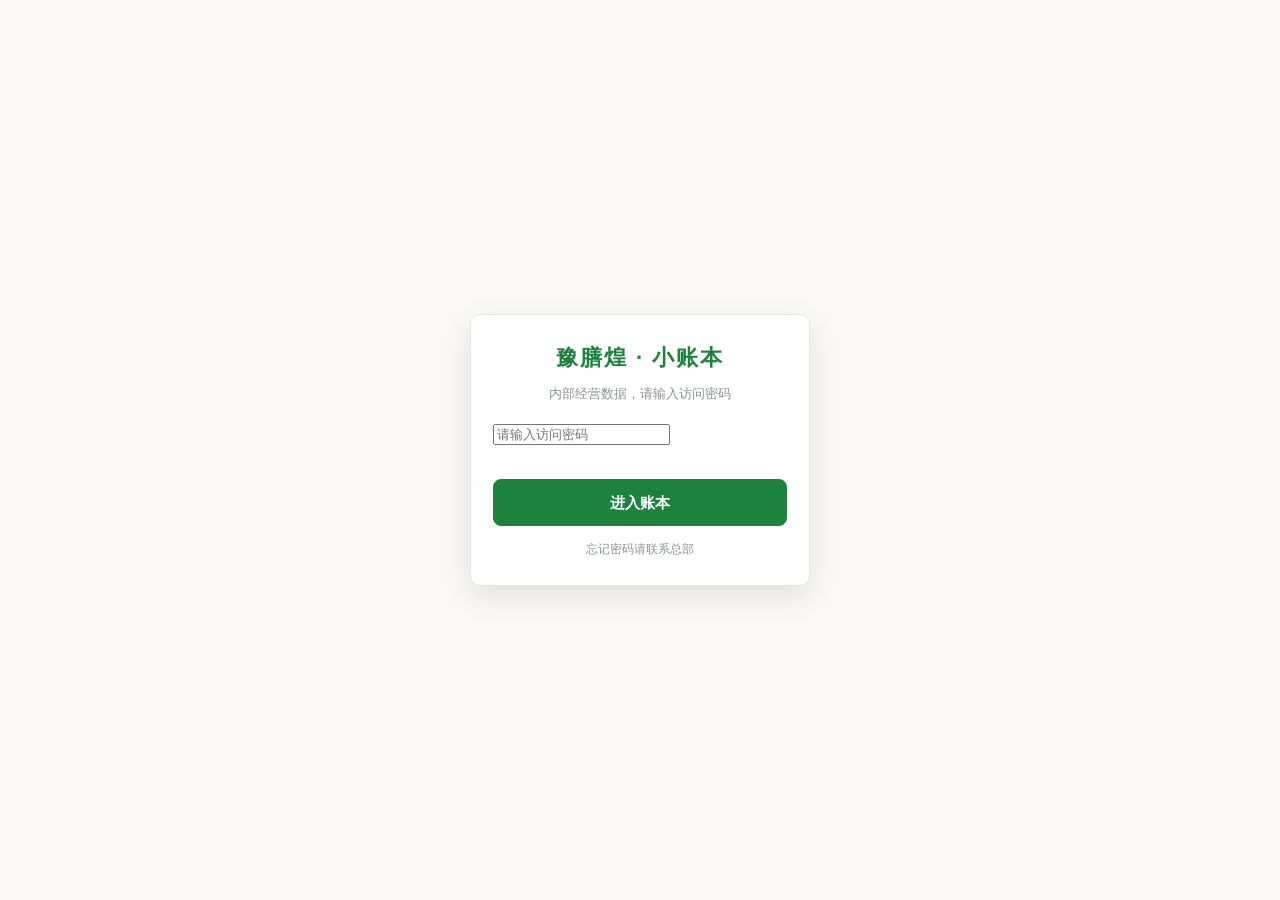
<file: index.html>
<!DOCTYPE html>
<html lang="zh-CN">
<head>
<meta charset="utf-8">
<meta name="viewport" content="width=device-width, initial-scale=1">
<meta http-equiv="Cache-Control" content="no-cache, no-store, must-revalidate">
<meta http-equiv="Pragma" content="no-cache">
<meta http-equiv="Expires" content="0">
<title>豫膳煌 门店日报与库存（单机版）</title>
<link rel="apple-touch-icon" href="EC016A6F-8BD2-48BC-810B-6D581C37DBD0.PNG" sizes="180x180">
<link rel="icon" href="data:image/svg+xml,%3Csvg xmlns='http://www.w3.org/2000/svg' viewBox='0 0 32 32'%3E%3Crect width='32' height='32' rx='7' fill='%231d823c'/%3E%3Cpath d='M9 20h14M11 20v-5a5 5 0 0 1 10 0v5' stroke='%23fff' stroke-width='2' fill='none'/%3E%3C/svg%3E">
<style>
:root{
  --ink:#1b211c; --ink-2:#55605a; --ink-3:#8a948d;
  --line:#e2e9e3; --bg:#fbf9f5; --card:#fff;
  --accent:#1d823c; --accent-soft:#e7f2ea;
  --ok:#127e37; --warn:#b3402e;
  --brand-yellow:#f7d908; --brand-orange:#e57232;
  --r:10px;
}
*{box-sizing:border-box}
[hidden]{display:none!important}
html,body{margin:0;padding:0}
body{
  background:var(--bg); color:var(--ink);
  font-family:-apple-system,BlinkMacSystemFont,"PingFang SC","Hiragino Sans GB","Source Han Sans SC","Microsoft YaHei",sans-serif;
  font-size:15px; line-height:1.55; -webkit-text-size-adjust:100%;
}
.wrap{max-width:860px;margin:0 auto;padding:0 16px 70px;min-width:0}
header.top{position:sticky;top:0;z-index:20;background:rgba(251,249,245,.95);backdrop-filter:blur(8px);border-bottom:1px solid var(--line)}
.masthead{display:flex;align-items:center;justify-content:center;gap:12px;background:var(--accent);padding:15px 16px;font-weight:800;letter-spacing:3px}
.mh-brand{color:#fff;font-size:23px}
.mh-sub{background:var(--brand-orange);color:#fff;font-size:20px;font-weight:800;border-radius:8px;padding:4px 14px;letter-spacing:2px}
.top-in{max-width:860px;margin:0 auto;padding:11px 16px;display:flex;flex-wrap:wrap;gap:10px;align-items:center}
.seg{display:flex;flex-wrap:wrap;gap:8px;margin:14px 0 0}
.seg-grid{display:grid;grid-template-columns:1fr 1fr;gap:8px;margin-bottom:12px}
.seg-btn{flex:1;font:inherit;font-weight:600;padding:10px 12px;border:1px solid var(--line);background:#fff;color:var(--ink-2);border-radius:8px;cursor:pointer;position:relative}
.seg-btn.on{background:var(--accent);border-color:var(--accent);color:#fff}
.brand{display:flex;align-items:center;gap:8px;font-weight:600;letter-spacing:.5px}
.dot{width:9px;height:9px;border-radius:50%;background:var(--brand-yellow)}
.shop{margin-left:auto;font-size:13px;color:var(--ink-2)}
select,input[type=text],input[type=number],textarea{
  font:inherit;color:var(--ink);background:#fff;border:1px solid var(--line);border-radius:8px;padding:8px 10px;width:100%;
}
select{appearance:none;background-image:linear-gradient(45deg,transparent 50%,var(--ink-3) 50%),linear-gradient(135deg,var(--ink-3) 50%,transparent 50%);background-position:calc(100% - 16px) 55%,calc(100% - 11px) 55%;background-size:5px 5px,5px 5px;background-repeat:no-repeat;padding-right:30px}
textarea{resize:vertical;min-height:64px}
nav.tabs{position:sticky;top:52px;z-index:19;background:rgba(251,249,245,.95);backdrop-filter:blur(8px);border-bottom:1px solid var(--line);overflow-x:auto;white-space:nowrap}
.tabs-in{max-width:860px;margin:0 auto;padding:0 10px;display:flex}
.tabs-in button{font:inherit;background:none;border:0;padding:11px 15px;color:var(--ink-2);cursor:pointer;border-bottom:2px solid transparent;white-space:nowrap;position:relative}
.nav-badge{position:absolute;top:3px;right:0;min-width:16px;height:16px;border-radius:99px;background:var(--warn);color:#fff;font-size:11px;font-weight:700;display:inline-flex;align-items:center;justify-content:center;padding:0 4px;line-height:1}
.nav-badge.dot{min-width:8px;height:8px;padding:0;right:5px;top:5px}
.nav-badge[hidden]{display:none}
.tabs-in button.on{color:var(--accent);border-bottom-color:var(--accent);font-weight:600}
.card{background:var(--card);border:1px solid var(--line);border-radius:var(--r);padding:14px;margin:14px 0}
.card h2{font-size:16px;margin:0 0 4px}
.hint{color:var(--ink-3);font-size:12.5px;margin:0 0 10px}
.row{display:grid;gap:10px}
.two{grid-template-columns:1fr 1fr}
.three{grid-template-columns:1fr 1fr 1fr}
@media(max-width:560px){.two,.three{grid-template-columns:1fr}}
.field label{display:block;font-size:12.5px;color:var(--ink-2);margin-bottom:4px}
.btn{font:inherit;font-weight:600;border-radius:8px;border:1px solid var(--accent);background:var(--accent);color:#fff;padding:11px 16px;cursor:pointer;width:100%}
.btn.ghost{background:#fff;color:var(--accent)}
.btn.plain{background:#fff;color:var(--ink-2);border-color:var(--line);width:auto;padding:7px 12px;font-weight:500}
.bar{display:flex;gap:8px;flex-wrap:wrap;align-items:center}
.tag{font-size:12px;padding:2px 8px;border-radius:99px;background:var(--accent-soft);color:var(--accent)}
.tag.gray{background:#f0f3f0;color:var(--ink-2)}
.tag.ok{background:#e3f1e8;color:var(--ok)}
.tag.manager{background:#e57232;color:#fff;font-weight:700}
.tag.warn{background:#fbecea;color:var(--warn)}
.tag.out{background:var(--warn);color:#fff}
.ck-hist-diffs{margin-top:6px;display:grid;gap:4px}
.ck-diff-row{display:flex;gap:8px;align-items:center;font-size:12.5px;flex-wrap:wrap}
.ck-diff-row .dn{font-weight:600;min-width:92px}
.ck-diff-row .up{color:var(--ok);font-weight:600}
.ck-diff-row .down{color:var(--warn);font-weight:600}
.ck-diff-row .amt{color:var(--ink-3)}
.list{display:grid;gap:8px}
.item{display:flex;gap:10px;align-items:center;padding:10px 0;border-bottom:1px dashed var(--line)}
.item:last-child{border-bottom:0}
.item .nm{font-weight:600}
.item .sub{color:var(--ink-3);font-size:12px}
.item .val{margin-left:auto;font-variant-numeric:tabular-nums;font-weight:600}
.price-row{display:grid!important;grid-template-columns:minmax(0,1fr) 74px 74px;gap:8px;align-items:center}
.price-row .pr-name{min-width:0}
.price-row .pr-price,.price-row .pr-rate{min-width:0}
.price-row .pr-price input{width:100%;min-width:0;padding:6px 6px;text-align:center}
.price-row .pr-rate{display:flex;align-items:center}
.price-row .pr-rate>*{width:100%;display:inline-flex;align-items:center;justify-content:center;text-align:center;font-variant-numeric:tabular-nums}
.price-row .pr-rate .tag{padding:2px 6px}
@media(max-width:420px){
  .price-row{grid-template-columns:minmax(0,1fr) 68px 68px;gap:6px}
}
.mini{font-size:12px;color:var(--ink-3)}
.combo{position:relative}
.combo-list{position:absolute;left:0;right:0;top:calc(100% + 4px);z-index:30;background:#fff;border:1px solid var(--line);border-radius:8px;box-shadow:0 6px 18px rgba(0,0,0,.12);max-height:220px;overflow-y:auto;padding:4px 0}
.combo-list .opt{padding:9px 12px;cursor:pointer;font-size:14px}
.combo-list .opt:hover,.combo-list .opt.on{background:var(--accent-soft);color:var(--accent)}
.combo-list .opt .sub{color:var(--ink-3);font-size:12px;margin-left:6px}
.combo-list .empty{padding:10px 12px;color:var(--ink-3);font-size:13px}
table{width:100%;border-collapse:collapse;table-layout:fixed;font-size:13.5px}
th,td{padding:8px 6px;text-align:left;border-bottom:1px solid var(--line);vertical-align:top}
.pay-table th,.pay-table td{white-space:nowrap;padding:8px 10px}
th{color:var(--ink-2);font-weight:600;background:#f1f6f2}
.note{background:#f0f7f1;border:1px solid #cfe6d7;color:#1d6b33;border-radius:8px;padding:10px 12px;font-size:12.5px;margin:14px 0}
.toast{position:fixed;left:50%;transform:translateX(-50%);bottom:26px;z-index:60;background:var(--ink);color:#fff;padding:10px 16px;border-radius:99px;font-size:13px;opacity:0;pointer-events:none;transition:opacity .2s}
.toast.show{opacity:1}
footer{margin-top:24px;color:var(--ink-3);font-size:12px;text-align:center}
h1.title{font-size:19px;margin:16px 0 2px}
h1.title span{color:var(--ink-3);font-size:13px;font-weight:400;margin-left:8px}
/* 斜向三行底纹水印：铺在内容之上，不挡点击与输入 */
.watermark{position:fixed;inset:0;z-index:30;pointer-events:none;
  background-image:url("data:image/svg+xml,%3Csvg%20xmlns%3D%22http%3A%2F%2Fwww.w3.org%2F2000%2Fsvg%22%20width%3D%22320%22%20height%3D%22210%22%20viewBox%3D%220%200%20320%20210%22%3E%3Cg%20transform%3D%22rotate%28-24%20160%20105%29%22%20fill%3D%22rgba%2829%2C130%2C60%2C0.09%29%22%20font-size%3D%2219%22%20font-family%3D%22PingFang%20SC%2CMicrosoft%20YaHei%2Csans-serif%22%20text-anchor%3D%22middle%22%3E%3Ctext%20x%3D%22160%22%20y%3D%2262%22%3E%E8%B1%AB%E8%86%B3%E7%85%8C%E8%83%A1%E8%BE%A3%E6%B1%A4%3C%2Ftext%3E%3Ctext%20x%3D%22160%22%20y%3D%22105%22%3E%E8%B1%AB%E8%86%B3%E7%85%8C%E8%83%A1%E8%BE%A3%E6%B1%A4%3C%2Ftext%3E%3Ctext%20x%3D%22160%22%20y%3D%22148%22%3E%E8%B1%AB%E8%86%B3%E7%85%8C%E8%83%A1%E8%BE%A3%E6%B1%A4%3C%2Ftext%3E%3C%2Fg%3E%3C%2Fsvg%3E");
  background-repeat:repeat;}
/* 入口密码门禁 */
#lockScreen{position:fixed;inset:0;z-index:100;background:var(--bg);display:flex;align-items:center;justify-content:center;padding:24px}
#lockScreen[hidden]{display:none}
.lock-box{width:100%;max-width:340px;background:#fff;border:1px solid var(--line);border-radius:var(--r);padding:26px 22px;box-shadow:0 10px 30px rgba(0,0,0,.1)}
.lock-brand{font-size:22px;font-weight:800;letter-spacing:2px;text-align:center;color:var(--accent)}
.lock-sub{text-align:center;color:var(--ink-3);font-size:13px;margin:8px 0 18px}
#lockPwd{margin-bottom:10px}
.lock-err{color:var(--warn);font-size:12.5px;min-height:18px;margin-bottom:6px}
.lock-hint{text-align:center;color:var(--ink-3);font-size:12px;margin:14px 0 0}
/* 导出兜底弹窗（微信等无法直接下载时，复制内容留存） */
.dl-modal{position:fixed;inset:0;z-index:80;background:rgba(0,0,0,.42);display:flex;align-items:center;justify-content:center;padding:20px}
.dl-modal[hidden]{display:none}
.dl-box{width:100%;max-width:430px;background:#fff;border-radius:var(--r);padding:18px;box-shadow:0 12px 34px rgba(0,0,0,.18)}
.dl-box h2{font-size:16px;margin:0 0 4px}
.dl-box textarea{width:100%;height:200;margin-top:8px;font-family:ui-monospace,Menlo,monospace;font-size:12px;line-height:1.5}
.dl-box p{word-break:break-word}
</style>
</head>
<body>

<div class="watermark" aria-hidden="true"></div>

<div id="lockScreen" hidden>
  <div class="lock-box">
    <div class="lock-brand">豫膳煌 · 小账本</div>
    <p class="lock-sub">内部经营数据，请输入访问密码</p>
    <input type="password" id="lockPwd" inputmode="text" placeholder="请输入访问密码" autocomplete="off">
    <div class="lock-err" id="lockErr"></div>
    <button class="btn" id="lockBtn" type="button">进入账本</button>
    <p class="lock-hint">忘记密码请联系总部</p>
  </div>
</div>

<header class="top">
  <div class="masthead"><span class="mh-brand">豫膳煌</span><span class="mh-sub">小账本</span></div>
  <div class="top-in">
    <div class="brand"><span class="dot"></span>豫膳煌 · 门店小账本</div>
    <span class="shop" id="shopName">我的门店</span>
  </div>
  <nav class="tabs"><div class="tabs-in">
    <button data-view="daily" class="on">今日日报</button>
    <button data-view="stock">库存<span class="nav-badge" id="stockBadge" hidden></span></button>
    <button data-view="card">成本卡</button>
    <button data-view="cost">运营成本</button>
    <button data-view="staff">人员</button>
    <button data-view="check">盘点</button>
    <button data-view="record">历史记录</button>
    <button data-view="log">操作日志</button>
    <button data-view="setting">设置</button>
  </div></nav>
</header>

<div class="wrap">

<!-- ===== 视图：今日日报 ===== -->
<section id="view-daily">
  <h1 class="title">今日日报<span>总金额 + 星期天气 + 一句话总结</span></h1>
  <div class="card">
    <div class="row two">
      <div class="field"><label>营业日期（可补填昨天或之前）</label><input type="date" id="fDate"></div>
      <div class="field"><label>星期几</label><input type="text" id="fWeek" readonly></div>
    </div>
    <div class="row two" style="margin-top:10px">
      <div class="field"><label>总营业额（所有渠道金额，元）</label><input type="number" id="fRev" inputmode="decimal" placeholder="例如 1860"></div>
      <div class="field"><label>天气情况</label><input type="text" id="fWeather" inputmode="text" placeholder="例如 晴 / 多云 / 小雨"></div>
    </div>
  </div>
  <div class="card">
    <div class="field">
      <label>今日总结（可选）</label>
      <textarea id="fNote" placeholder="今天的情况、异常、明天要注意的事"></textarea>
    </div>
    <div style="margin-top:12px"><button class="btn" id="btnSave" type="button">保存今天的日报</button></div>
    <p class="hint" style="margin-top:10px">数据只存在这台设备上；同一天再存会覆盖原有记录。</p>
  </div>
  <div class="card">
    <h2>最近 7 天</h2>
    <div class="list" id="recentList"></div>
  </div>
</section>

<!-- ===== 视图：库存 ===== -->
<section id="view-stock" hidden>
  <h1 class="title">库存<span>入库、领用，账面自己滚</span></h1>
  <div class="note">首次是“未建账”，入库后开始算；已预置总部核算参考单价，入库就自动算出库存金额，门店可以自己改，改过的只存本机。</div>
  <div class="seg">
    <button type="button" class="seg-btn on" data-seg="stock">记一笔</button>
    <button type="button" class="seg-btn" data-seg="custom">自购原料</button>
  </div>
  <div class="card" id="seg-stock">
    <div class="row two">
      <div class="field">
        <label>原料（可打字搜索）</label>
        <div class="combo" id="sCombo">
          <input type="text" id="sItemInput" autocomplete="off" placeholder="输入名称，如 牛肉 / 木耳 / 打包">
          <div class="combo-list" id="sItemList" hidden></div>
        </div>
      </div>
      <div class="field"><label>数量</label><input type="number" id="sQty" inputmode="decimal" placeholder="按该原料单位"></div>
    </div>
    <div class="row" style="margin-top:10px">
      <div class="field"><label>类型</label><select id="sType"><option value="in">入库</option><option value="out">领用出库</option></select></div>
    </div>
    <div style="margin-top:12px"><button class="btn" id="btnStock" type="button">记一笔</button></div>
  </div>
  <div class="card" id="seg-stock-list">
    <h2>库存账</h2>
    <p class="hint">按品类筛选、按名字搜；右边是单价（按该原料的单位），改一下金额自动重算；预警线填最低留货量，账面低于它会标红提醒补货</p>
    <div id="stLow" class="mini" style="margin-bottom:10px"></div>
    <div id="stLowList" class="list" style="margin-bottom:10px"></div>
    <div class="row two" style="margin-bottom:10px">
      <input type="text" id="stQ" placeholder="搜原料名，例如 木耳">
      <select id="stCat">
        <option value="全部">全部品类</option>
        <option value="待补货">全部待补货</option>
        <option value="食材原料">食材原料</option>
        <option value="包装物料">包装物料</option>
        <option value="其它">其它</option>
        <option value="门店自购">门店自购</option>
      </select>
    </div>
    <div class="list" id="stockList"></div>
    <div class="mini" id="stVal" style="margin-top:12px;padding-top:10px;border-top:1px solid var(--line)"></div>
  </div>
  <div class="card" id="seg-custom" hidden>
    <h2>门店自购原料</h2>
    <p class="hint">报货表没列的本地货（一次性手套等），在这里自己加，加进来就能一起盘</p>
    <div class="row">
      <div class="field"><label>名称</label><input type="text" id="cmName" placeholder="例如 一次性手套"></div>
      <div class="field"><label>单位</label><input type="text" id="cmUnit" placeholder="袋 / 斤 / 个"></div>
      <div class="field"><label>期初账面</label><input type="number" id="cmQty" placeholder="0"></div>
    </div>
    <div style="margin-top:12px"><button class="btn ghost" id="btnAddCustom" type="button">加入清单</button></div>
    <div class="list" id="customList" style="margin-top:10px"></div>
  </div>
</section>

<!-- ===== 视图：月度盘点 ===== -->
<section id="view-check" hidden>
  <h1 class="title">盘点<span>账实对不对，一眼看见</span></h1>
  <div class="seg">
    <button type="button" class="seg-btn on" data-ckseg="month">月度盘点<span class="nav-badge dot" id="ckMonthBadge" hidden></span></button>
    <button type="button" class="seg-btn" data-ckseg="current">当期盘点</button>
  </div>
  <div class="card">
    <h2 id="ckTitle">本月盘点</h2>
    <div id="ckCurTime" class="mini" style="margin-bottom:8px"></div>
    <p class="hint">填实盘数，系统自动算差异；填过单价的原料还会同时算出差异金额</p>
    <div class="row" id="ckMonthOnly">
      <div class="field"><label>盘点日期（错过月底可补选上月最后一天）</label><input type="date" id="ckDate"></div>
    </div>
    <div class="row two" style="margin-top:10px">
      <div class="field">
        <label>先盘哪一类</label>
        <select id="ckCat">
          <option value="食材原料">食材原料（68 项）</option>
          <option value="包装物料">包装物料（10 项）</option>
          <option value="其它">其它（4 项）</option>
          <option value="门店自购">门店自购</option>
          <option value="全部">全部（82 项 + 自购）</option>
        </select>
      </div>
      <div class="field">
        <label>搜原料名（打字快速定位）</label>
        <input type="text" id="ckQ" placeholder="例如 木耳 / 粉条 / 打包">
      </div>
    </div>
    <div class="bar" style="margin-top:10px">
      <button type="button" class="seg-btn" id="ckDiffBtn" data-diff="1" style="flex:0 1 auto;padding:7px 12px">只看差异</button>
      <span class="mini" id="ckDiffCount"></span>
    </div>
    <div style="overflow-x:auto;margin-top:12px">
      <table>
        <colgroup><col style="width:30%"><col style="width:14%"><col style="width:17%"><col style="width:17%"><col style="width:22%"></colgroup>
        <thead><tr><th>原料</th><th>账面</th><th>实盘</th><th>差异</th><th>差异额（元）</th></tr></thead>
        <tbody id="ckBody"></tbody>
      </table>
    </div>
    <div style="margin-top:12px"><button class="btn" id="btnCk" type="button">保存盘点</button></div>
    <p class="hint" style="margin-top:10px" id="ckDiff">已填 0 项</p>
  </div>
  <div class="card">
    <h2>盘点记录</h2>
    <div class="list" id="ckHistory"></div>
  </div>
</section>

<!-- ===== 视图：成本卡 ===== -->
<section id="view-card" hidden>
  <h1 class="title">成本卡<span>每碗用料、成本与真实毛利</span></h1>
  <div class="card" id="cardBox"></div>
</section>

<!-- ===== 视图：运营成本 ===== -->
<section id="view-cost" hidden>
  <h1 class="title">运营成本<span>固定开支，按成本卡实际综合毛利率算每天保本营业额</span></h1>
  <div class="card">
    <h2>月度固定开支（元 / 月）</h2>
    <p class="hint">房租（含物业费）、水电费、物流费、其它按月填写；人工费自动取自人员模块的固定工资合计（全职底薪扣缺勤款＋兼职时薪×工时或日薪×出勤天数），提成不计入保本固定成本。数字只存在这台设备</p>
    <div class="row two">
      <div class="field"><label>房租（含物业费）</label><input type="number" id="cRent" inputmode="decimal" placeholder="0"></div>
      <div class="field"><label>水电费</label><input type="number" id="cWater" inputmode="decimal" placeholder="0"></div>
      <div class="field"><label>人工费（自动·人员固定工资）</label><input type="text" id="cLabor" readonly placeholder="取自人员模块"></div>
      <div class="field"><label>物流费用</label><input type="number" id="cLogistics" inputmode="decimal" placeholder="0"></div>
      <div class="field"><label>其它</label><input type="number" id="cOther" inputmode="decimal" placeholder="0"></div>
    </div>
    <div style="margin-top:12px"><button class="btn" id="btnCost" type="button">保存成本设置</button></div>
  </div>
  <div class="card">
    <h2>盈亏平衡点</h2>
    <div class="list" id="costResult"></div>
    <p class="hint" style="margin-top:10px">测算口径：综合毛利率取成本卡已定价产品的金额加权毛利（毛利额合计 ÷ 售价合计）；月保本营业额 = 月固定开支 ÷ 综合毛利率，日均保本 = 月保本营业额 ÷ 30 天。产品还没定价时，保本额暂不显示。</p>
  </div>
</section>

<!-- ===== 视图：人员管理 ===== -->
<section id="view-staff" hidden>
  <h1 class="title">人员</h1>
  <div class="card">
    <div class="row three" id="staffSummary"></div>
  </div>
  <div class="card">
    <div class="seg seg-grid">
      <button type="button" class="seg-btn on" data-staffseg="att">每日考勤</button>
      <button type="button" class="seg-btn" data-staffseg="form">添加人员</button>
      <button type="button" class="seg-btn" data-staffseg="pay">工资结算</button>
      <button type="button" class="seg-btn" data-staffseg="set">提成设置</button>
    </div>
    <div id="seg-staff-att">
      <div class="row two">
        <div class="field"><label>日期</label><input type="date" id="attDate"></div>
      </div>
      <div class="list" id="attBoard" style="margin-top:10px"></div>
    </div>
    <div id="seg-staff-form" hidden>
      <h2 id="staffFormTitle">添加人员</h2>
      <div class="row two">
        <div class="field"><label>姓名</label><input type="text" id="stName" placeholder="例如 王师傅"></div>
        <div class="field"><label>用工类型</label>
          <select id="stType"><option value="full">全职</option><option value="temp">兼职</option></select>
        </div>
      </div>
      <div class="field" style="margin-top:10px">
        <label>主要岗位（选一项）</label>
        <div class="seg" id="stMainSkill">
          <button type="button" class="seg-btn" data-skill-main="店长">店长</button>
          <button type="button" class="seg-btn" data-skill-main="烧汤">烧汤</button>
          <button type="button" class="seg-btn" data-skill-main="煎包">煎包</button>
          <button type="button" class="seg-btn" data-skill-main="面点">面点</button>
          <button type="button" class="seg-btn" data-skill-main="油炸">油炸</button>
          <button type="button" class="seg-btn" data-skill-main="售卖">售卖</button>
          <button type="button" class="seg-btn" data-skill-main="后勤">后勤</button>
        </div>
      </div>
      <div class="field" style="margin-top:10px">
        <label>技能标签（可多选，方便随时调派）</label>
        <div class="seg" id="stSkills">
          <button type="button" class="seg-btn" data-skill-tag="烧汤">烧汤</button>
          <button type="button" class="seg-btn" data-skill-tag="煎包">煎包</button>
          <button type="button" class="seg-btn" data-skill-tag="面点">面点</button>
          <button type="button" class="seg-btn" data-skill-tag="油炸">油炸</button>
          <button type="button" class="seg-btn" data-skill-tag="售卖">售卖</button>
        </div>
      </div>
      <div class="row two" style="margin-top:10px" id="stFullWrap">
        <div class="field"><label>全勤奖（元/月，仅全职）</label><input type="number" id="stBonus" min="0" inputmode="decimal" placeholder="0"></div>
        <div class="field"><label>可公休天数（天/月，仅全职）</label><input type="number" id="stRest" min="0" inputmode="decimal" placeholder="0"></div>
      </div>
      <div class="row two" style="margin-top:10px" id="stBaseWrap">
        <div class="field"><label id="stBaseLabel">月底薪（元/月）</label><input type="number" id="stBase" inputmode="decimal" placeholder="0"></div>
      </div>
      <div class="row two" style="margin-top:10px" id="stHourlyWrap" hidden>
        <div class="field"><label>小时工资（元/时）</label><input type="number" id="stHourly" inputmode="decimal" placeholder="0"></div>
      </div>
      <div class="row two" style="margin-top:10px">
        <div class="field"><label>入职日期（可选）</label><input type="date" id="stStart"></div>
        <div class="field"><label>离职日期（可选，填了即离职）</label><input type="date" id="stEnd"></div>
      </div>
      <div class="bar" style="margin-top:12px">
        <button class="btn" id="btnStaffSave" type="button">保存人员</button>
        <button class="btn plain" id="btnStaffCancel" type="button" hidden>取消编辑</button>
      </div>
      <div class="list" id="staffList" style="margin-top:10px"></div>
    </div>
    <div id="seg-staff-pay" hidden>
      <h2>工资结算</h2>
      <div style="overflow-x:auto">
        <table class="pay-table" style="min-width:820px">
          <colgroup><col style="width:10%"><col style="width:12%"><col style="width:8%"><col style="width:7%"><col style="width:7%"><col style="width:8%"><col style="width:12%"><col style="width:11%"><col style="width:11%"><col style="width:12%"></colgroup>
          <thead><tr><th>姓名</th><th>基本工资</th><th>应出勤</th><th>公休</th><th>请假</th><th>实出勤</th><th>缺勤扣款</th><th>全勤奖</th><th>提成</th><th>应发</th></tr></thead>
          <tbody id="payBody"></tbody>
        </table>
      </div>
      <div class="mini" id="paySum" style="margin-top:10px"></div>
    </div>
    <div id="seg-staff-set" hidden>
      <h2>提成设置</h2>
      <div class="row two">
        <div class="field"><label>核算月份</label><input type="month" id="staffMonth"></div>
        <div class="field"><label>当月营业额</label><input type="text" id="staffMonthRev" readonly></div>
      </div>
      <div class="row two" style="margin-top:10px">
        <div class="field"><label>奖金池比例（%）</label><input type="number" id="stPoolRate" inputmode="decimal" placeholder="例如 20"></div>
        <div class="field"><label>月保本营业额</label><div id="beMonthVal" class="val" style="font-weight:700"></div></div>
      </div>
      <div class="row three" style="margin-top:10px">
        <div class="field"><label>超额利润</label><div id="profitVal" class="val" style="font-weight:700"></div></div>
        <div class="field"><label>提成池</label><div id="poolVal" class="val" style="font-weight:700"></div></div>
        <div class="field"><label>人均提成</label><div id="avgCommVal" class="mini" style="font-weight:700"></div></div>
      </div>
    </div>
  </div>
</section>

<!-- ===== 视图：历史记录 ===== -->
<section id="view-record" hidden>
  <h1 class="title">历史记录<span>日报和盘点的全部留底</span></h1>
  <div class="card">
    <h2>日报流水</h2>
    <div style="overflow-x:auto">
      <table>
        <colgroup><col style="width:24%"><col style="width:16%"><col style="width:24%"><col style="width:36%"></colgroup>
        <thead><tr><th>日期</th><th>星期</th><th>天气</th><th>总金额</th></tr></thead>
        <tbody id="recBody"></tbody>
      </table>
    </div>
  </div>
  <div class="card">
    <h2>小计</h2>
    <div class="list" id="recSum"></div>
  </div>
</section>

<!-- ===== 视图：操作日志 ===== -->
<section id="view-log" hidden>
  <h1 class="title">操作日志<span>什么时候进了什么、领了什么</span></h1>
  <div class="note">每次入库、领用、盘点、保存日报，都会自动记一条。按时间倒序排列，方便回查进货和出货的时间节点。</div>
  <div class="card">
    <h2>全部动作</h2>
    <div class="bar" style="margin-bottom:6px">
      <select id="lgType" style="max-width:180px">
        <option value="全部">全部动作</option>
        <option value="in">只看入库</option>
        <option value="out">只看领用出库</option>
        <option value="check">只看盘点</option>
        <option value="custom">只看自购原料</option>
        <option value="daily">只看日报</option>
        <option value="cost">只看成本设置</option>
        <option value="staff">只看人员</option>
      </select>
      <span class="mini" id="lgCount"></span>
    </div>
    <div class="list" id="logList"></div>
  </div>
  <div class="card">
    <h2>清空日志</h2>
    <p class="hint">只清日志，库存和日报数据不受影响</p>
    <button class="btn plain" id="btnLogClr" type="button">清空操作日志</button>
  </div>
</section>

<!-- ===== 视图：设置 ===== -->
<section id="view-setting" hidden>
  <h1 class="title">设置<span>门店名、单价、数据备份</span></h1>
  <div class="card">
    <h2>门店名称</h2>
    <p class="hint">显示在页面顶部，只影响本机显示</p>
    <div class="row two">
      <div class="field"><label>门店名</label><input type="text" id="setShop" placeholder="例如 郑州二七万达店"></div>
    </div>
    <div style="margin-top:12px"><button class="btn ghost" id="btnShop" type="button">保存门店名</button></div>
  </div>
  <div class="card">
    <h2>单价与在库金额</h2>
    <p class="hint">已预置总部核算参考单价（元/对应单位），门店可以直接在库存页改；改过的单价只存在这台设备、不上传</p>
    <div class="field">
      <label>批量填单价（一行一项：原料名 单价）</label>
      <textarea id="prText" placeholder="木耳 32&#10;胡辣汤料 43&#10;粉条 3.3"></textarea>
    </div>
    <div class="bar" style="margin-top:10px">
      <button class="btn plain" id="btnImpPrice" type="button">导入单价</button>
      <button class="btn plain" id="btnExpPrice" type="button">导出单价清单（CSV）</button>
    </div>
    <p class="mini" id="prMsg" style="margin-top:8px"></p>
  </div>
  <div class="card">
    <h2>数据备份</h2>
    <p class="hint">数据只在这台设备里，换手机或清缓存就没了，建议每周导一次。微信里无法直接存文件，点导出后在弹窗里复制即可；想直接下载文件，可点右上角「···」用浏览器打开本页。</p>
    <div class="bar">
      <button class="btn plain" id="btnExpJson" type="button">导出全部数据（JSON）</button>
      <button class="btn plain" id="btnExpCsv" type="button">导出日报（CSV / Excel 可开）</button>
      <button class="btn plain" id="btnExpCk" type="button">导出盘点（CSV）</button>
      <button class="btn plain" id="btnExpStock" type="button">导出库存金额（CSV）</button>
      <button class="btn plain" id="btnExpStaff" type="button">导出人员考勤与工资（CSV）</button>
    </div>
  </div>
  <div class="card">
    <h2>清空数据</h2>
    <p class="hint">不可逆，清空前先导出备份</p>
    <button class="btn plain" id="btnReset" type="button">清空本机全部数据</button>
  </div>
</section>

<footer>单机版 · 数据只存在你自己的浏览器 · 不用注册、不产生费用</footer>
</div>

<div class="dl-modal" id="resetModal" hidden>
  <div class="dl-box">
    <h2>清空本机数据</h2>
    <p class="hint">会清空本机所有日报、库存和盘点记录，需输入访问密码确认，避免误点。</p>
    <input type="password" id="resetPwd" inputmode="text" placeholder="请输入访问密码" autocomplete="off">
    <div class="lock-err" id="resetErr"></div>
    <div class="bar" style="margin-top:10px">
      <button class="btn" id="resetConfirm" type="button">确认清空</button>
      <button class="btn plain" id="resetCancel" type="button">取消</button>
    </div>
  </div>
</div>

<div class="dl-modal" id="dlModal" hidden>
  <div class="dl-box">
    <h2 id="dlTitle">导出数据</h2>
    <p class="hint" id="dlHint">当前环境无法直接保存文件，可复制下面内容留存。</p>
    <textarea id="dlText" readonly></textarea>
    <div class="bar" style="margin-top:10px">
      <button class="btn" id="dlCopy" type="button">复制全部内容</button>
      <button class="btn plain" id="dlClose" type="button">关闭</button>
    </div>
    <p class="mini" style="margin-top:8px">复制后可粘贴发给自己（文件传输助手），或粘贴到 Excel / 记事本保存。</p>
  </div>
</div>

<div class="toast" id="toast"></div>

<script src="cards-a.js?v=20261126g"></script>
<script src="cards-b.js?v=20261126g"></script>
<script src="app1.js?v=20261126g"></script>
<script src="app2.js?v=20261126g"></script>
<script src="app3.js?v=20261126g"></script>
<script src="app5.js?v=20261126g"></script>
<script src="app4.js?v=20261126g"></script>
</body>
</html>
</file>
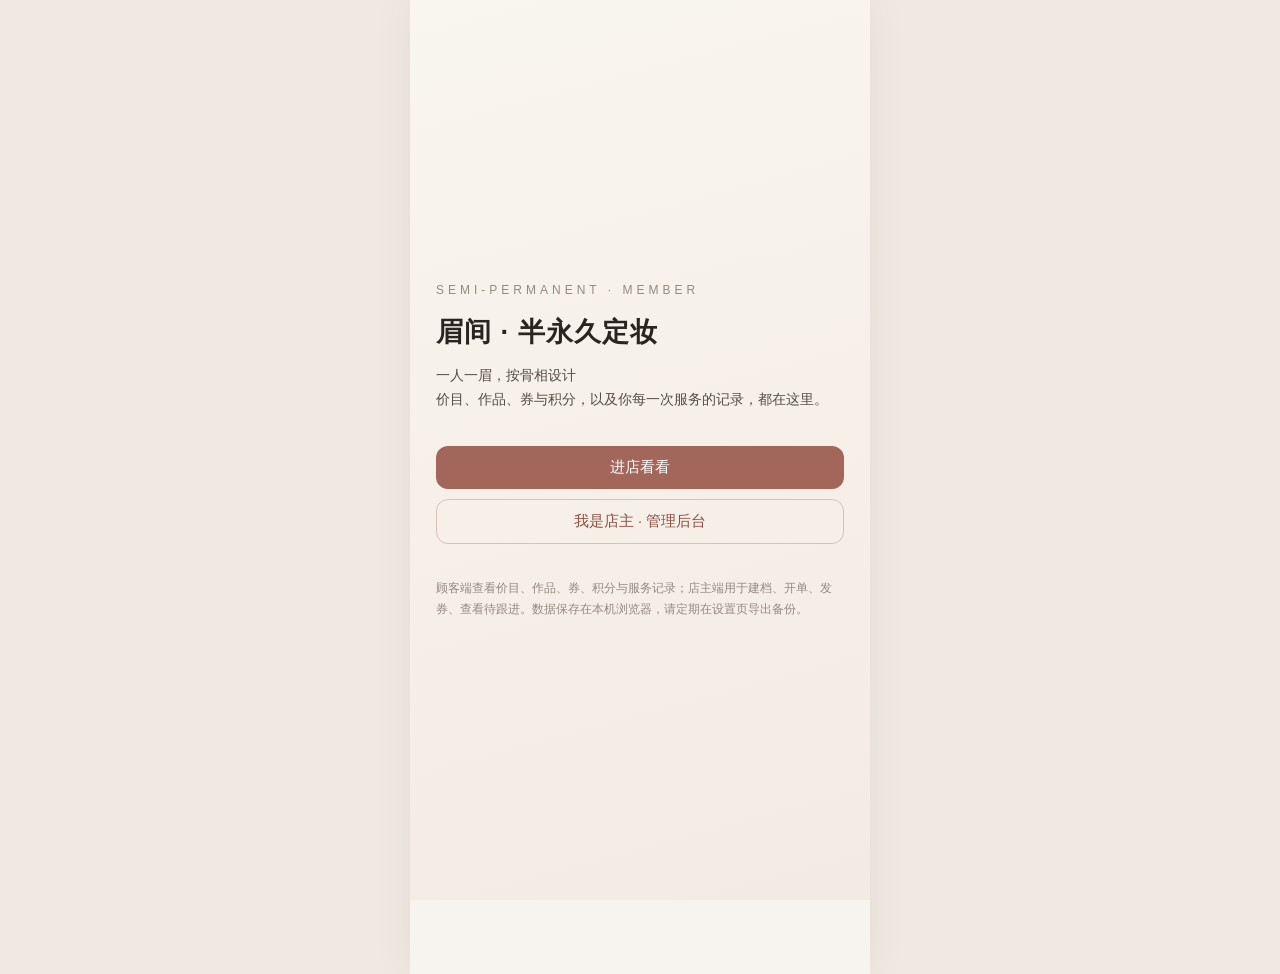
<file: huiyuan/index.html>
<!DOCTYPE html>
<html lang="zh-CN">
<head>
<meta charset="utf-8">
<meta name="viewport" content="width=device-width, initial-scale=1, maximum-scale=1, user-scalable=no, viewport-fit=cover">
<meta name="theme-color" content="#6d5445">
<meta name="apple-mobile-web-app-capable" content="yes">
<meta name="apple-mobile-web-app-status-bar-style" content="default">
<title>眉间 · 半永久定妆</title>
<link rel="stylesheet" href="assets/style.css">
</head>
<body>
<div id="app" class="app"></div>
<div class="toast" id="toast"></div>
<script src="assets/logic.js"></script>
<script src="assets/fix.js"></script>
<script src="assets/app-1.js"></script>
<script src="assets/app-2.js"></script>
<script src="assets/app-3.js"></script>
<script src="assets/app-4.js"></script>
</body>
</html>
</file>
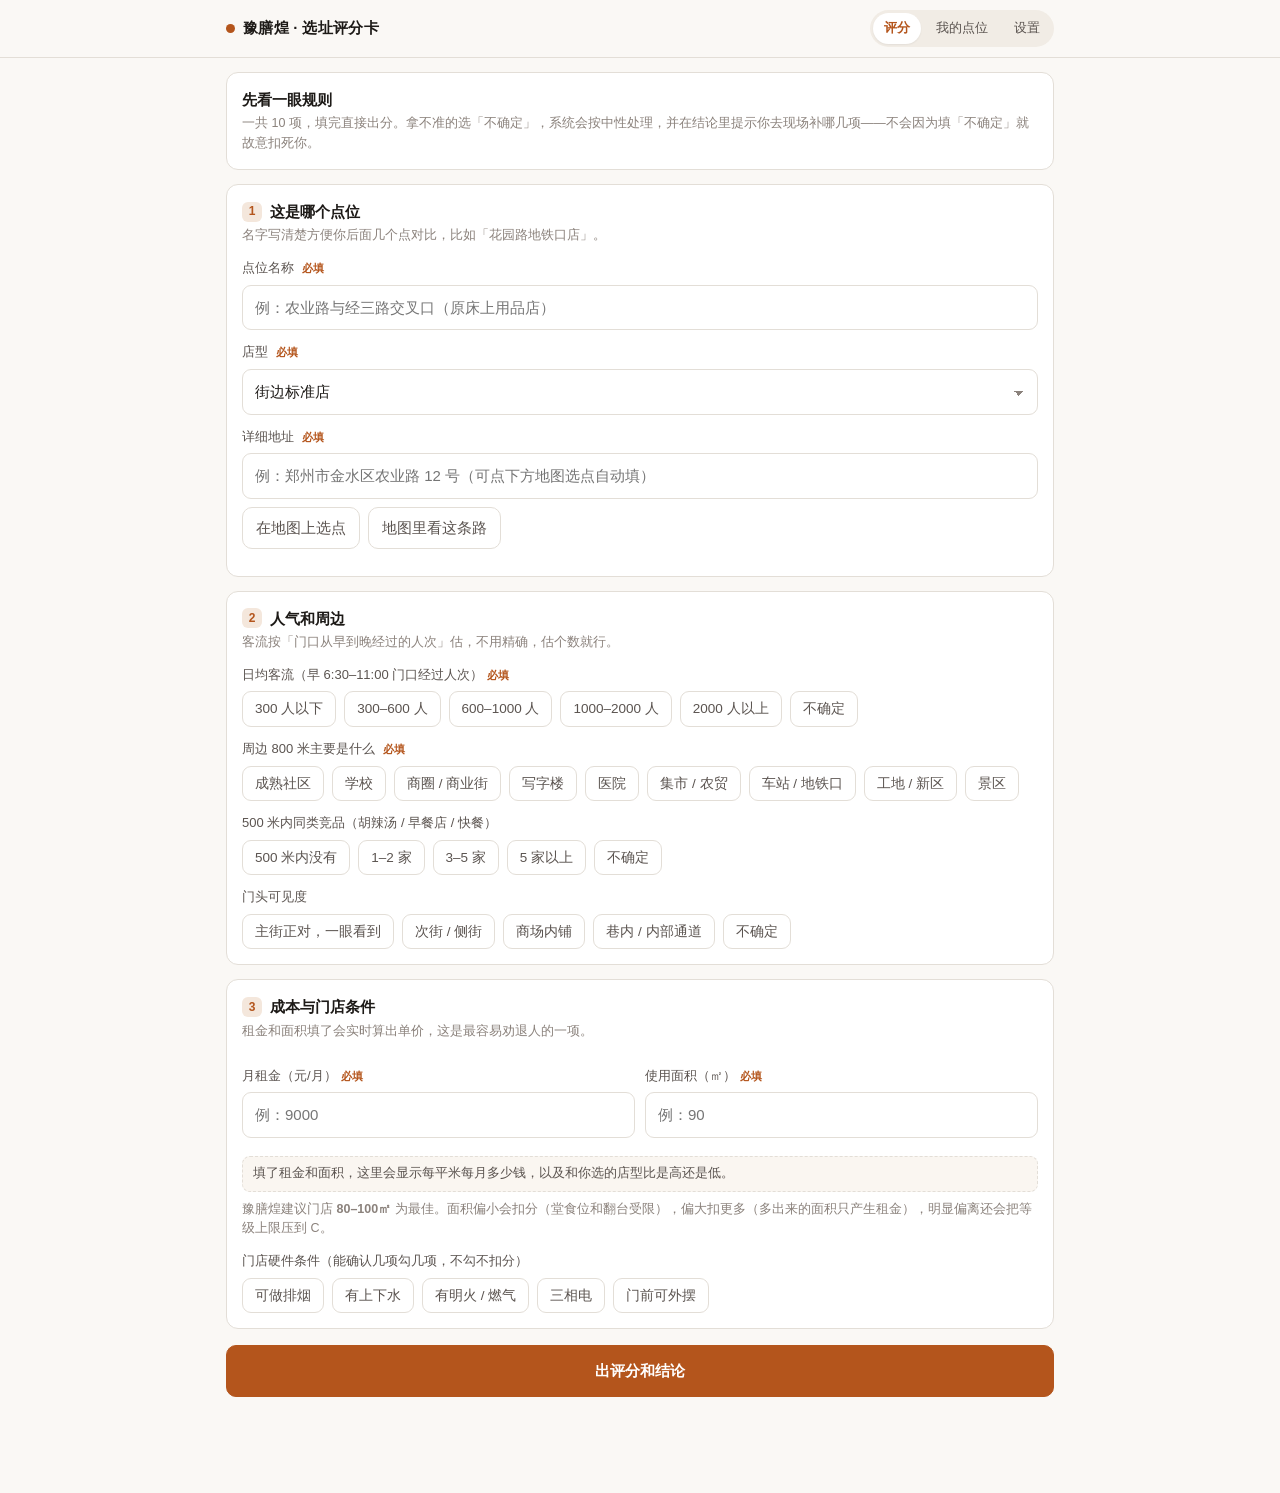
<file: site-evaluator/index.html>
<!DOCTYPE html>
<html lang="zh-CN">
<head>
<meta charset="utf-8">
<meta name="viewport" content="width=device-width,initial-scale=1,viewport-fit=cover">
<title>豫膳煌 · 选址评分卡</title>
<meta name="theme-color" content="#b4551c">
<meta name="description" content="填 10 项信息，30 秒给出点位评分、结论和待核实清单。">
<link rel="icon" href="data:image/svg+xml,%3Csvg xmlns='http://www.w3.org/2000/svg' viewBox='0 0 32 32'%3E%3Crect width='32' height='32' rx='7' fill='%23b4551c'/%3E%3Cpath d='M9 22h14M11 22c0-6 10-6 10 0' stroke='%23fff' stroke-width='2' fill='none'/%3E%3C/svg%3E">
<style>
:root{
  --ink:#1d1a17; --ink-2:#5b5450; --ink-3:#8b827c;
  --line:#e3ded7; --bg:#faf8f5; --card:#fff;
  --accent:#b4551c; --accent-soft:#f4e7dc;
  --ok:#2f6b46; --ok-soft:#e7f0ea;
  --warn:#a8321c; --warn-soft:#fbeae6;
  --mid:#8a6a12; --mid-soft:#f7efd8;
  --r:12px;
}
*{box-sizing:border-box}
html,body{margin:0;padding:0}
body{
  background:var(--bg); color:var(--ink);
  font-family:-apple-system,BlinkMacSystemFont,"PingFang SC","Hiragino Sans GB","Source Han Sans SC","Microsoft YaHei",sans-serif;
  font-size:15px; line-height:1.58; -webkit-text-size-adjust:100%;
}
.wrap{max-width:860px;margin:0 auto;padding:0 16px 80px;min-width:0}
header.top{position:sticky;top:0;z-index:30;background:rgba(250,248,245,.96);backdrop-filter:blur(10px);border-bottom:1px solid var(--line)}
.top-in{max-width:860px;margin:0 auto;padding:10px 16px;display:flex;gap:10px;align-items:center}
.brand{display:flex;align-items:center;gap:8px;font-weight:600;letter-spacing:.3px;font-size:15px}
.dot{width:9px;height:9px;border-radius:50%;background:var(--accent);flex:none}
.nav{margin-left:auto;display:flex;gap:4px;background:#f1ece5;border-radius:99px;padding:3px}
.nav button{font:inherit;font-size:13px;border:0;background:none;color:var(--ink-2);padding:5px 11px;border-radius:99px;cursor:pointer;white-space:nowrap}
.nav button.on{background:#fff;color:var(--accent);font-weight:600;box-shadow:0 1px 2px rgba(0,0,0,.06)}
.card{background:var(--card);border:1px solid var(--line);border-radius:var(--r);padding:15px;margin:14px 0}
.card h2{font-size:15px;margin:0 0 2px;display:flex;align-items:center;gap:8px}
.card h2 .n{width:20px;height:20px;border-radius:6px;background:var(--accent-soft);color:var(--accent);font-size:12px;font-weight:700;display:grid;place-items:center;flex:none}
.hint{color:var(--ink-3);font-size:12.5px;margin:3px 0 12px}
.field{margin:12px 0}
.field > label{display:block;font-size:13px;color:var(--ink-2);margin-bottom:6px;font-weight:500}
.field > label .req{color:var(--accent);font-size:11px;margin-left:4px;font-weight:600}
input[type=text],input[type=number],input[type=password],select,textarea{
  font:inherit;color:var(--ink);background:#fff;border:1px solid var(--line);border-radius:9px;padding:10px 12px;width:100%;
}
input:focus,select:focus{outline:2px solid #e9d6c7;outline-offset:0;border-color:#dcc3ae}
select{appearance:none;background-image:linear-gradient(45deg,transparent 50%,var(--ink-3) 50%),linear-gradient(135deg,var(--ink-3) 50%,transparent 50%);background-position:calc(100% - 18px) 55%,calc(100% - 13px) 55%;background-size:5px 5px,5px 5px;background-repeat:no-repeat;padding-right:32px}
.chips{display:flex;flex-wrap:wrap;gap:8px}
.chip{font:inherit;font-size:13.5px;background:#fff;border:1px solid var(--line);color:var(--ink-2);padding:8px 12px;border-radius:9px;cursor:pointer;line-height:1.3;transition:.12s}
.chip.on{background:var(--accent);border-color:var(--accent);color:#fff;font-weight:600}
.chip.on.unk{background:#6f6862;border-color:#6f6862}
.btn{font:inherit;font-weight:600;border-radius:10px;border:1px solid var(--accent);background:var(--accent);color:#fff;padding:13px 18px;cursor:pointer;width:100%}
.btn:active{transform:translateY(1px)}
.btn.ghost{background:#fff;color:var(--accent)}
.btn.plain{background:#fff;color:var(--ink-2);border-color:var(--line);width:auto;padding:8px 13px;font-weight:500}
.btn.sm{padding:9px 14px;font-size:13.5px;width:auto}
.bar{display:flex;gap:8px;flex-wrap:wrap;align-items:center}
.tip{font-size:12.5px;color:var(--ink-3);margin-top:8px}
.tip.err{color:var(--warn)}
.inline2{display:grid;grid-template-columns:1fr 1fr;gap:10px}
@media(max-width:520px){.inline2{grid-template-columns:1fr}}
.unitline{font-size:12.5px;color:var(--ink-2);margin-top:6px;background:#faf6f1;border:1px dashed var(--line);border-radius:8px;padding:7px 10px}
.sep{height:1px;background:var(--line);margin:14px 0}
/* ---------- 结果卡 ---------- */
.res{background:#fff;border:1px solid var(--line);border-radius:14px;overflow:hidden;margin:14px 0}
.res-top{padding:20px 18px 16px;background:linear-gradient(180deg,#fdf9f5,#fff);border-bottom:1px solid var(--line);position:relative}
.res-name{font-size:13px;color:var(--ink-3);margin-bottom:2px;word-break:break-all}
.res-title{font-size:20px;font-weight:700;letter-spacing:.2px;word-break:break-all}
.scorebox{display:flex;align-items:flex-end;gap:10px;margin:14px 0 10px}
.score{font-size:56px;font-weight:800;line-height:.92;font-variant-numeric:tabular-nums;letter-spacing:-2px}
.score em{font-size:15px;font-style:normal;font-weight:600;color:var(--ink-3);margin-left:2px;letter-spacing:0}
.grade{font-size:14px;font-weight:700;padding:5px 12px;border-radius:99px;white-space:nowrap}
.g-A{background:var(--ok-soft);color:var(--ok)}
.g-B{background:var(--mid-soft);color:var(--mid)}
.g-C{background:var(--accent-soft);color:var(--accent)}
.g-D{background:var(--warn-soft);color:var(--warn)}
.g-X{background:#efebe6;color:#6f6862}
.verdict{font-size:15.5px;line-height:1.7;color:#2b2723;background:#fbf7f2;border-left:3px solid var(--accent);padding:11px 13px;border-radius:0 8px 8px 0;margin-top:10px}
.dims{padding:16px 18px;border-bottom:1px solid var(--line)}
.dim{display:grid;grid-template-columns:76px 1fr 46px;gap:10px;align-items:center;margin:9px 0}
.dim .dn{font-size:13px;color:var(--ink-2)}
.dim .track{height:7px;background:#f1ece5;border-radius:99px;overflow:hidden}
.dim .fill{height:100%;border-radius:99px;background:var(--accent);transition:width .4s}
.dim .fill.low{background:#c9a48a}
.dim .dv{font-size:12.5px;color:var(--ink-3);text-align:right;font-variant-numeric:tabular-nums}
.facts{padding:14px 18px;display:grid;grid-template-columns:1fr 1fr;gap:9px 10px;border-bottom:1px solid var(--line)}
@media(max-width:340px){.facts{grid-template-columns:1fr}}
.fact{background:#faf8f5;border:1px solid var(--line);border-radius:9px;padding:8px 10px}
.fact .k{font-size:11px;color:var(--ink-3)}
.fact .v{font-size:14.5px;font-weight:600;font-variant-numeric:tabular-nums;word-break:break-all;line-height:1.35}
.sect{padding:15px 18px;border-bottom:1px solid var(--line)}
.sect:last-child{border-bottom:0}
.sect h3{font-size:14px;margin:0 0 9px;color:var(--ink);display:flex;align-items:center;gap:6px}
.sect h3 .bar2{width:3px;height:13px;background:var(--accent);border-radius:2px}
.list{display:grid;gap:8px;margin:0;padding:0;list-style:none}
.list li{font-size:13.5px;line-height:1.65;color:#332f2b;padding-left:18px;position:relative}
.list li:before{content:"";position:absolute;left:4px;top:7px;width:6px;height:6px;border-radius:50%;background:var(--accent)}
.list.check li:before{background:#a89a8c;border-radius:2px;transform:rotate(45deg);width:5px;height:5px}
.flags{display:flex;flex-wrap:wrap;gap:6px;margin-top:8px}
.flag{font-size:12px;padding:4px 9px;border-radius:99px;background:var(--warn-soft);color:var(--warn);font-weight:600}
.meta{font-size:11.5px;color:var(--ink-3);text-align:center;padding:12px 18px 16px;letter-spacing:.3px}
/* ---------- 点位列表 ---------- */
.empty{text-align:center;color:var(--ink-3);padding:26px 10px;font-size:13.5px}
.pitem{display:flex;gap:12px;align-items:flex-start;padding:12px 0;border-bottom:1px dashed var(--line)}
.pitem:last-child{border-bottom:0}
.pitem .rank{width:26px;height:26px;border-radius:8px;background:#f1ece5;color:var(--ink-2);font-size:12.5px;font-weight:700;display:grid;place-items:center;flex:none}
.pitem .rank.r1{background:var(--accent);color:#fff}
.pitem .body{flex:1;min-width:0}
.pitem .t{font-weight:600;font-size:14px;word-break:break-all}
.pitem .s{font-size:12.5px;color:var(--ink-3);margin-top:2px;word-break:break-all}
.pitem .right{text-align:right;flex:none}
.pitem .sc{font-size:20px;font-weight:800;font-variant-numeric:tabular-nums;line-height:1.1}
.pitem .del{font-size:12px;color:var(--ink-3);background:none;border:0;cursor:pointer;padding:2px 4px;margin-top:4px}
/* ---------- 地图 ---------- */
.mapbox{margin-top:10px;border:1px solid var(--line);border-radius:10px;padding:12px;background:#fbf9f6;display:none}
.mapbox.on{display:block}
.mapbox .sr{display:flex;gap:8px}
.mapbox .sr input{flex:1}
#mapCanvas{height:260px;border-radius:9px;margin-top:10px;background:#efe9e1;border:1px solid var(--line);overflow:hidden}
.sug{display:grid;gap:6px;margin-top:9px;max-height:190px;overflow:auto}
.sug button{text-align:left;font:inherit;font-size:13px;background:#fff;border:1px solid var(--line);border-radius:8px;padding:8px 11px;cursor:pointer;color:var(--ink)}
.sug button:hover{border-color:#dcc3ae}
.sug .sub{display:block;font-size:11.5px;color:var(--ink-3);margin-top:2px}
#mStats{margin-top:9px}
.hide{display:none}
.warnline{font-size:12.5px;color:var(--warn);background:var(--warn-soft);border-radius:8px;padding:9px 11px;margin-top:9px;line-height:1.6}
</style>
</head>
<body>

<header class="top">
  <div class="top-in">
    <div class="brand"><span class="dot"></span>豫膳煌 · 选址评分卡</div>
    <div class="nav">
      <button class="navbtn on" data-view="form">评分</button>
      <button class="navbtn" data-view="list">我的点位</button>
      <button class="navbtn" data-view="set">设置</button>
    </div>
  </div>
</header>

<main class="wrap">

  <!-- ================= 填写 ================= -->
  <div id="view-form">
    <div class="card">
      <h2>先看一眼规则</h2>
      <div class="hint" style="margin-bottom:0">
        一共 10 项，填完直接出分。拿不准的选「不确定」，系统会按中性处理，并在结论里提示你去现场补哪几项——不会因为填「不确定」就故意扣死你。
      </div>
    </div>

    <div class="card">
      <h2><span class="n">1</span>这是哪个点位</h2>
      <div class="hint">名字写清楚方便你后面几个点对比，比如「花园路地铁口店」。</div>

      <div class="field">
        <label for="fName">点位名称 <span class="req">必填</span></label>
        <input type="text" id="fName" placeholder="例：农业路与经三路交叉口（原床上用品店）" autocomplete="off">
      </div>

      <div class="field">
        <label for="fType">店型 <span class="req">必填</span></label>
        <select id="fType"></select>
      </div>

      <div class="field">
        <label for="fAddr">详细地址 <span class="req">必填</span></label>
        <input type="text" id="fAddr" placeholder="例：郑州市金水区农业路 12 号（可点下方地图选点自动填）" autocomplete="off">
        <div class="bar" style="margin-top:8px">
          <button class="btn plain" id="btnMap">在地图上选点</button>
          <button class="btn plain" id="btnNav">地图里看这条路</button>
        </div>
        <div class="mapbox" id="mapbox">
          <div class="sr">
            <input type="text" id="mQ" placeholder="输入小区 / 街道 / 店名，如「正弘城」「花园路国贸」">
            <button class="btn sm" id="mGo">搜索</button>
          </div>
          <div class="sug" id="mSug"></div>
          <div id="mapCanvas"></div>
          <div class="bar" style="margin-top:9px">
            <button class="btn plain" id="mHere">定位到我</button>
            <button class="btn plain" id="mUse">用这个点</button>
          </div>
          <div id="mStats"></div>
        </div>
      </div>
    </div>

    <div class="card">
      <h2><span class="n">2</span>人气和周边</h2>
      <div class="hint">客流按「门口从早到晚经过的人次」估，不用精确，估个数就行。</div>

      <div class="field">
        <label>日均客流（早 6:30–11:00 门口经过人次）<span class="req">必填</span></label>
        <div class="chips" id="cTraffic"></div>
      </div>

      <div class="field">
        <label>周边 800 米主要是什么 <span class="req">必填</span></label>
        <div class="chips" id="cBiz"></div>
      </div>

      <div class="field">
        <label>500 米内同类竞品（胡辣汤 / 早餐店 / 快餐）</label>
        <div class="chips" id="cComp"></div>
      </div>

      <div class="field" style="margin-bottom:0">
        <label>门头可见度</label>
        <div class="chips" id="cVis"></div>
      </div>
    </div>

    <div class="card">
      <h2><span class="n">3</span>成本与门店条件</h2>
      <div class="hint">租金和面积填了会实时算出单价，这是最容易劝退人的一项。</div>

      <div class="inline2">
        <div class="field">
          <label for="fRent">月租金（元/月）<span class="req">必填</span></label>
          <input type="number" id="fRent" inputmode="numeric" placeholder="例：9000">
        </div>
        <div class="field">
          <label for="fArea">使用面积（㎡）<span class="req">必填</span></label>
          <input type="number" id="fArea" inputmode="decimal" placeholder="例：90">
        </div>
      </div>
      <div class="unitline" id="unitLine">填了租金和面积，这里会显示每平米每月多少钱，以及和你选的店型比是高还是低。</div>
      <div class="tip">豫膳煌建议门店 <b>80–100㎡</b> 为最佳。面积偏小会扣分（堂食位和翻台受限），偏大扣更多（多出来的面积只产生租金），明显偏离还会把等级上限压到 C。</div>

      <div class="field" style="margin-bottom:0;margin-top:12px">
        <label>门店硬件条件（能确认几项勾几项，不勾不扣分）</label>
        <div class="chips" id="cCond"></div>
      </div>
    </div>

    <div class="bar" style="margin:16px 0">
      <button class="btn" id="btnScore" style="flex:1">出评分和结论</button>
    </div>
    <div class="tip err hide" id="formErr"></div>
  </div>

  <!-- ================= 结果 ================= -->
  <div id="view-result" class="hide">
    <div class="res">
      <div class="res-top">
        <div class="res-name" id="rName"></div>
        <div class="res-title">选址评分结论</div>
        <div class="scorebox">
          <div class="score"><span id="rScore">0</span><em>分</em></div>
          <div class="grade g-B" id="rGrade">—</div>
        </div>
        <div class="verdict" id="rVerdict"></div>
        <div class="flags" id="rFlags"></div>
      </div>

      <div class="dims" id="rDims"></div>

      <div class="facts" id="rFacts"></div>

      <div class="sect">
        <h3><span class="bar2"></span>下一步动作</h3>
        <ul class="list" id="rAdvice"></ul>
      </div>

      <div class="sect">
        <h3><span class="bar2"></span>去现场还要核实</h3>
        <ul class="list check" id="rCheck"></ul>
      </div>

      <div class="sect">
        <h3><span class="bar2"></span>模型说明</h3>
        <div class="tip" id="rNote" style="margin-top:0"></div>
      </div>

      <div class="meta" id="rMeta"></div>
    </div>

    <div class="bar" style="margin:14px 0">
      <button class="btn" id="btnSave" style="flex:1">保存这个点位</button>
      <button class="btn ghost sm" id="btnCopy">复制结论</button>
      <button class="btn plain sm" id="btnBack">改一改</button>
    </div>
  </div>

  <!-- ================= 列表 ================= -->
  <div id="view-list" class="hide">
    <div class="card">
      <h2>我的点位</h2>
      <div class="hint">点「保存这个点位」后，这里会按分数从高到低排。只看分数和一句话结论就够，细节点进去看。</div>
      <div id="listBody"></div>
    </div>
  </div>

  <!-- ================= 设置 ================= -->
  <div id="view-set" class="hide">
    <div class="card">
      <h2>地图配置</h2>
      <div class="hint">填了 Key，上面就能直接搜地址、地图选点、自动统计周边业态。不填也能用，只是地址得手打。</div>

      <div class="field">
        <label for="kAmap">高德 Web 端（JS API）Key</label>
        <input type="text" id="kAmap" placeholder="形如 a1b2c3d4e5f6..." autocomplete="off">
      </div>
      <div class="field">
        <label for="kAmapSec">高德安全密钥 jscode（新版 Key 必填）</label>
        <input type="password" id="kAmapSec" placeholder="与 Key 配套的那串安全密钥" autocomplete="off">
      </div>
      <div class="field">
        <label for="kBaidu">百度地图浏览器端 AK（可选，用于地址联想/静态导航）</label>
        <input type="text" id="kBaidu" placeholder="形如 ABCD1234..." autocomplete="off">
      </div>
      <div class="bar">
        <button class="btn sm" id="btnCfgSave">保存配置</button>
        <button class="btn plain sm" id="btnCfgClear">清空</button>
      </div>
      <div class="tip" id="cfgTip"></div>
      <div class="warnline">
        Key 只存在你自己手机/电脑的浏览器里，不会上传到任何服务器，也不会提交到 GitHub。<br>
        高德 Key 需要把域名 <b>guanzucheng.github.io</b> 加进白名单，否则手机上会提示「INVALID_USER_DOMAIN」。
      </div>
    </div>

    <div class="card">
      <h2>怎么申请 Key（各 3 分钟，免费）</h2>
      <div class="hint" style="margin-bottom:8px">高德：</div>
      <ul class="list" style="margin-bottom:12px">
        <li>打开 <b>console.amap.com/dev/key/app</b>，用高德账号登录（支付宝/淘宝账号可直接登）。</li>
        <li>「创建新应用」→ 应用名随便写，比如「豫膳煌选址」。</li>
        <li>添加 Key：服务平台选 <b>Web端(JS API)</b>，域名白名单填 <b>guanzucheng.github.io</b>。</li>
        <li>提交后会给你两串：<b>Key</b> 和 <b>安全密钥 jscode</b>，两个都填到上面。</li>
      </ul>
      <div class="hint" style="margin-bottom:8px">百度（可选）：</div>
      <ul class="list">
        <li>打开 <b>lbsyun.baidu.com/apiconsole/key</b>，注册开发者后创建应用。</li>
        <li>应用类型选 <b>浏览器端</b>，Referer 白名单填 <b>guanzucheng.github.io</b>，拿到 AK 填到上面。</li>
      </ul>
    </div>

    <div class="card">
      <h2>这个工具怎么算分</h2>
      <div class="tip" style="margin:0">
        六个维度，合计 100 分：客流 30、周边业态 20、租金单价 20、竞品环境 10、门店硬件 10、门头可见度 10。<br>
        面积按最佳区间校正：标准店 80–100㎡、早餐档口 40–70㎡，偏离一档扣 6 分、明显偏离扣 12 分，并把等级上限压到 B 或 C。<br>
        另外有三条硬规则会直接把等级往下压一档：缺排烟且没有明火、缺上下水、租金单价超过店型基准 1.5 倍同时客流偏弱。<br>
        分数只做初筛，签约前一定要去现场蹲点。
      </div>
    </div>
  </div>

</main>

<script src="app.js"></script>
</body>
</html>
</file>
<file: huiyuan/assets/style.css>
/* 半永久定妆 · 轻量会员系统 —— 视觉样式 */
:root {
  --bg: #f7f3ee;
  --surface: #ffffff;
  --ink: #2b2521;
  --ink-2: #574d46;
  --muted: #958a80;
  --line: #eae2d8;
  --line-2: #f2ece4;
  --accent: #a2675a;
  --accent-deep: #8a5044;
  --accent-soft: #f6e7e1;
  --ok: #4c7a63;
  --ok-soft: #e8f1ea;
  --warn: #a97a3c;
  --warn-soft: #fbf0dd;
  --danger: #a4453c;
  --danger-soft: #fae9e7;
  --radius: 16px;
  --radius-sm: 10px;
  --shadow: 0 6px 24px rgba(43, 37, 33, 0.06);
}

* { box-sizing: border-box; -webkit-tap-highlight-color: transparent; }

html, body {
  margin: 0;
  padding: 0;
  background: #efe9e2;
  color: var(--ink);
  font-family: -apple-system, BlinkMacSystemFont, "PingFang SC", "Hiragino Sans GB", "Microsoft YaHei", sans-serif;
  font-size: 15px;
  line-height: 1.6;
  -webkit-font-smoothing: antialiased;
}

.app {
  max-width: 460px;
  margin: 0 auto;
  min-height: 100vh;
  background: var(--bg);
  position: relative;
  box-shadow: 0 0 40px rgba(0, 0, 0, 0.06);
  padding-bottom: 74px;
  overflow-x: hidden;
}

/* ---------- 顶部 ---------- */
.topbar {
  position: sticky;
  top: 0;
  z-index: 20;
  display: flex;
  align-items: center;
  gap: 10px;
  height: 52px;
  padding: 0 16px;
  background: rgba(247, 243, 238, 0.94);
  backdrop-filter: saturate(1.4) blur(10px);
  border-bottom: 1px solid var(--line-2);
}
.topbar .back {
  width: 30px;
  height: 30px;
  border: 0;
  background: none;
  color: var(--ink);
  font-size: 19px;
  line-height: 1;
  cursor: pointer;
  padding: 0;
}
.topbar .title { font-size: 16px; font-weight: 600; letter-spacing: 0.3px; flex: 1; }
.topbar .act {
  border: 0;
  background: none;
  color: var(--accent);
  font-size: 13px;
  cursor: pointer;
  padding: 4px 2px;
}

/* ---------- 页面容器 ---------- */
.page { padding: 14px 16px 24px; }
.hero {
  margin: 14px 16px 0;
  padding: 26px 22px 22px;
  border-radius: 20px;
  background: linear-gradient(150deg, #3b312c 0%, #57433a 55%, #7d5a4c 100%);
  color: #fdf9f5;
  position: relative;
  overflow: hidden;
}
.hero::after {
  content: "";
  position: absolute;
  right: -40px; top: -60px;
  width: 180px; height: 180px;
  border-radius: 50%;
  background: radial-gradient(circle, rgba(255, 233, 220, 0.22), transparent 70%);
}
.hero .kicker { font-size: 11px; letter-spacing: 3px; opacity: 0.62; text-transform: uppercase; }
.hero h1 { font-size: 22px; margin: 10px 0 6px; font-weight: 600; letter-spacing: 1px; }
.hero p { margin: 0; font-size: 13px; line-height: 1.7; opacity: 0.78; }
.hero .badges { margin-top: 16px; display: flex; gap: 8px; flex-wrap: wrap; }
.hero .badges span {
  font-size: 11.5px;
  padding: 4px 10px;
  border-radius: 999px;
  background: rgba(255, 255, 255, 0.13);
  border: 1px solid rgba(255, 255, 255, 0.18);
}

/* ---------- 卡片 ---------- */
.card {
  background: var(--surface);
  border: 1px solid var(--line);
  border-radius: var(--radius);
  padding: 16px;
  margin-bottom: 12px;
}
.card.flat { background: transparent; border: 0; padding: 0; }
.card-head {
  display: flex;
  align-items: baseline;
  justify-content: space-between;
  gap: 10px;
  margin-bottom: 10px;
}
.card-head h3 { margin: 0; font-size: 15px; font-weight: 600; letter-spacing: 0.4px; }
.card-head .more { font-size: 12.5px; color: var(--muted); background: none; border: 0; cursor: pointer; }

.section-title {
  display: flex;
  align-items: baseline;
  justify-content: space-between;
  margin: 22px 2px 10px;
}
.section-title h2 { font-size: 15.5px; margin: 0; font-weight: 600; letter-spacing: 0.5px; }
.section-title span { font-size: 12px; color: var(--muted); }

/* ---------- 按钮 ---------- */
.btn {
  display: inline-flex;
  align-items: center;
  justify-content: center;
  gap: 6px;
  border: 0;
  border-radius: 12px;
  padding: 12px 18px;
  font-size: 14.5px;
  font-weight: 500;
  font-family: inherit;
  cursor: pointer;
  background: var(--accent);
  color: #fff;
  transition: transform 0.12s ease, opacity 0.12s ease;
}
.btn:active { transform: scale(0.98); opacity: 0.92; }
.btn.block { width: 100%; }
.btn.ghost {
  background: transparent;
  color: var(--accent-deep);
  border: 1px solid rgba(162, 103, 90, 0.35);
}
.btn.soft { background: var(--accent-soft); color: var(--accent-deep); }
.btn.dark { background: #3b312c; }
.btn.danger { background: transparent; color: var(--danger); border: 1px solid rgba(164, 69, 60, 0.3); }
.btn.mini { padding: 7px 12px; font-size: 12.5px; border-radius: 9px; }
.btn[disabled] { opacity: 0.4; pointer-events: none; }

/* ---------- 数值 ---------- */
.stat-grid { display: grid; grid-template-columns: repeat(2, 1fr); gap: 10px; }
.stat {
  background: var(--surface);
  border: 1px solid var(--line);
  border-radius: var(--radius-sm);
  padding: 13px 14px;
}
.stat .label { font-size: 11.5px; color: var(--muted); letter-spacing: 0.5px; }
.stat .value { font-size: 22px; font-weight: 600; letter-spacing: 0.2px; margin-top: 2px; }
.stat .value small { font-size: 12px; font-weight: 400; color: var(--muted); margin-left: 3px; }

/* ---------- 列表 ---------- */
.list { display: flex; flex-direction: column; }
.row {
  display: flex;
  align-items: center;
  gap: 12px;
  padding: 13px 0;
  border-bottom: 1px solid var(--line-2);
}
.row:last-child { border-bottom: 0; }
.row .grow { flex: 1; min-width: 0; }
.row .name { font-size: 14.5px; font-weight: 500; }
.row .sub { font-size: 12px; color: var(--muted); margin-top: 2px; }
.row .end { font-size: 13px; color: var(--ink-2); text-align: right; flex-shrink: 0; }

.avatar {
  width: 38px; height: 38px;
  border-radius: 50%;
  background: var(--accent-soft);
  color: var(--accent-deep);
  display: flex; align-items: center; justify-content: center;
  font-size: 14px; font-weight: 600;
  flex-shrink: 0;
}

.tag {
  display: inline-block;
  font-size: 11px;
  padding: 2px 8px;
  border-radius: 999px;
  background: var(--line-2);
  color: var(--ink-2);
  margin-right: 5px;
}
.tag.accent { background: var(--accent-soft); color: var(--accent-deep); }
.tag.ok { background: var(--ok-soft); color: var(--ok); }
.tag.warn { background: var(--warn-soft); color: var(--warn); }
.tag.danger { background: var(--danger-soft); color: var(--danger); }

/* ---------- 底部导航 ---------- */
.tabbar {
  position: fixed;
  bottom: 0;
  left: 0;
  right: 0;
  max-width: 460px;
  margin: 0 auto;
  display: flex;
  background: rgba(255, 255, 255, 0.96);
  backdrop-filter: blur(12px);
  border-top: 1px solid var(--line);
  padding: 6px 4px calc(6px + env(safe-area-inset-bottom));
  z-index: 30;
}
.tabbar a {
  flex: 1;
  text-align: center;
  text-decoration: none;
  color: var(--muted);
  font-size: 11.5px;
  padding: 5px 0 3px;
  display: flex;
  flex-direction: column;
  align-items: center;
  gap: 3px;
  letter-spacing: 0.5px;
}
.tabbar a.on { color: var(--accent-deep); font-weight: 600; }
.tabbar .ico { font-size: 17px; line-height: 1; }

/* ---------- 表单 ---------- */
.field { margin-bottom: 13px; }
.field label { display: block; font-size: 12.5px; color: var(--muted); margin-bottom: 6px; letter-spacing: 0.3px; }
.field input, .field select, .field textarea {
  width: 100%;
  border: 1px solid var(--line);
  background: var(--surface);
  border-radius: var(--radius-sm);
  padding: 11px 12px;
  font-size: 14px;
  font-family: inherit;
  color: var(--ink);
  outline: none;
}
.field input:focus, .field select:focus, .field textarea:focus { border-color: rgba(162, 103, 90, 0.5); }
.field textarea { resize: vertical; min-height: 66px; }
.field .hint { font-size: 11.5px; color: var(--muted); margin-top: 4px; }
.two-col { display: grid; grid-template-columns: 1fr 1fr; gap: 10px; }

/* ---------- 选项条 ---------- */
.chips { display: flex; flex-wrap: wrap; gap: 8px; }
.chip {
  border: 1px solid var(--line);
  background: var(--surface);
  border-radius: 999px;
  padding: 8px 13px;
  font-size: 13px;
  font-family: inherit;
  color: var(--ink-2);
  cursor: pointer;
}
.chip.on { background: var(--accent); border-color: var(--accent); color: #fff; }

/* ---------- 项目行 ---------- */
.proj {
  display: flex;
  align-items: center;
  gap: 12px;
  padding: 12px 0;
  border-bottom: 1px solid var(--line-2);
}
.proj:last-child { border-bottom: 0; }
.proj .grow { flex: 1; min-width: 0; }
.proj .pname { font-size: 14px; }
.proj .pnote { font-size: 11.5px; color: var(--muted); margin-top: 2px; }
.proj .price { text-align: right; flex-shrink: 0; }
.proj .price b { font-size: 15px; color: var(--accent-deep); }
.proj .price .old { display: block; font-size: 11px; color: var(--muted); text-decoration: line-through; }
.proj .check {
  width: 22px; height: 22px;
  border-radius: 50%;
  border: 1px solid var(--line);
  flex-shrink: 0;
  display: flex; align-items: center; justify-content: center;
  color: #fff; font-size: 12px;
}
.proj .check.on { background: var(--accent); border-color: var(--accent); }

/* ---------- 券 ---------- */
.coupon {
  display: flex;
  background: var(--surface);
  border: 1px solid var(--line);
  border-radius: var(--radius-sm);
  overflow: hidden;
  margin-bottom: 10px;
}
.coupon .left {
  width: 96px;
  flex-shrink: 0;
  padding: 14px 10px;
  background: linear-gradient(160deg, #f8ece6, #f4e0d8);
  color: var(--accent-deep);
  display: flex; flex-direction: column; align-items: center; justify-content: center;
  border-right: 1px dashed #e3cfc5;
}
.coupon .left .num { font-size: 20px; font-weight: 600; line-height: 1.2; }
.coupon .left .unit { font-size: 10.5px; opacity: 0.75; margin-top: 2px; }
.coupon .right { flex: 1; min-width: 0; padding: 12px 13px; }
.coupon .right .t { font-size: 14px; font-weight: 500; }
.coupon .right .d { font-size: 11.5px; color: var(--muted); margin-top: 2px; }
.coupon .right .e { font-size: 11px; color: var(--warn); margin-top: 6px; }
.coupon.used { opacity: 0.55; }

/* ---------- 时间线 ---------- */
.timeline { padding-left: 4px; }
.tl-item {
  position: relative;
  padding: 0 0 18px 18px;
  border-left: 1px solid var(--line);
}
.tl-item:last-child { border-left: 0; padding-bottom: 0; }
.tl-item::before {
  content: "";
  position: absolute;
  left: -4px; top: 4px;
  width: 7px; height: 7px;
  border-radius: 50%;
  background: var(--accent);
}
.tl-item .when { font-size: 11.5px; color: var(--muted); letter-spacing: 0.3px; }
.tl-item .what { font-size: 14px; margin-top: 2px; }
.tl-item .meta { font-size: 12px; color: var(--muted); margin-top: 3px; }
.tl-item .flag { font-size: 11px; color: var(--warn); margin-top: 4px; }

/* ---------- 空态 ---------- */
.empty {
  text-align: center;
  padding: 24px 20px;
  color: var(--muted);
  font-size: 13px;
}
.empty .big { font-size: 30px; opacity: 0.28; margin-bottom: 8px; }

/* ---------- 弹层 ---------- */
.mask {
  position: fixed;
  inset: 0;
  background: rgba(30, 24, 21, 0.42);
  z-index: 40;
  display: flex;
  align-items: flex-end;
  justify-content: center;
}
.sheet {
  width: 100%;
  max-width: 460px;
  background: var(--bg);
  border-radius: 20px 20px 0 0;
  padding: 18px 16px calc(20px + env(safe-area-inset-bottom));
  max-height: 86vh;
  overflow-y: auto;
  animation: up 0.22s ease;
}
@keyframes up { from { transform: translateY(24px); opacity: 0; } to { transform: none; opacity: 1; } }
.sheet h3 { margin: 0 0 14px; font-size: 16px; font-weight: 600; }

.toast {
  position: fixed;
  left: 50%;
  bottom: 96px;
  transform: translateX(-50%);
  background: rgba(43, 37, 33, 0.92);
  color: #fff;
  font-size: 13px;
  padding: 10px 18px;
  border-radius: 999px;
  z-index: 50;
  opacity: 0;
  transition: opacity 0.2s;
  pointer-events: none;
  max-width: 76vw;
  text-align: center;
}
.toast.on { opacity: 1; }

/* ---------- 详情行 ---------- */
.kv { display: flex; padding: 9px 0; border-bottom: 1px solid var(--line-2); font-size: 13.5px; gap: 12px; }
.kv:last-child { border-bottom: 0; }
.kv .k { width: 92px; flex-shrink: 0; color: var(--muted); font-size: 12.5px; }
.kv .v { flex: 1; word-break: break-all; }

/* ---------- 提示条 ---------- */
.note {
  font-size: 12px;
  color: var(--ink-2);
  background: var(--accent-soft);
  border-radius: var(--radius-sm);
  padding: 10px 12px;
  line-height: 1.65;
}
.note.warn { background: var(--warn-soft); color: #7c5a25; }

/* ---------- 入口页 ---------- */
.entry {
  min-height: 100vh;
  display: flex;
  flex-direction: column;
  justify-content: center;
  padding: 40px 26px;
  background: linear-gradient(165deg, #f9f5ef 0%, #f3ebe3 100%);
}
.entry .brand { font-size: 12px; letter-spacing: 4px; color: var(--muted); text-transform: uppercase; }
.entry h1 { font-size: 27px; line-height: 1.4; margin: 14px 0 12px; font-weight: 600; letter-spacing: 1px; }
.entry p { font-size: 13.5px; color: var(--ink-2); line-height: 1.8; margin: 0 0 34px; }
.entry .btns { display: flex; flex-direction: column; gap: 10px; }
.entry .foot { margin-top: 34px; font-size: 11.5px; color: var(--muted); line-height: 1.8; }

/* ---------- 作品格 ---------- */
.gallery { display: grid; grid-template-columns: repeat(3, 1fr); gap: 7px; }
.gallery .g {
  aspect-ratio: 1 / 1;
  border-radius: 10px;
  background: linear-gradient(150deg, #ead9cf, #d9c2b5);
  display: flex;
  align-items: flex-end;
  padding: 9px;
  color: #5a4136;
  font-size: 11px;
  letter-spacing: 0.5px;
  position: relative;
  overflow: hidden;
  cursor: pointer;
}
.gallery .g:nth-child(2n) { background: linear-gradient(150deg, #e6dcd3, #cdbdb2); }
.gallery .g:nth-child(3n) { background: linear-gradient(150deg, #f0e2d8, #ddc9bc); }
.gallery .g .cap {
  position: relative;
  z-index: 2;
  background: rgba(255, 255, 255, 0.78);
  padding: 2px 6px;
  border-radius: 5px;
 }
.gallery .g .ph {
  position: absolute;
  inset: 0;
  display: flex;
  align-items: center;
  justify-content: center;
  font-size: 26px;
  opacity: 0.35;
}

/* ---------- 简易条形 ---------- */
.bar { height: 6px; border-radius: 3px; background: var(--line-2); overflow: hidden; margin-top: 8px; }
.bar span { display: block; height: 100%; background: var(--accent); border-radius: 3px; }

@media (max-width: 380px) {
  .stat .value { font-size: 19px; }
  .coupon .left { width: 84px; }
}
</file>
